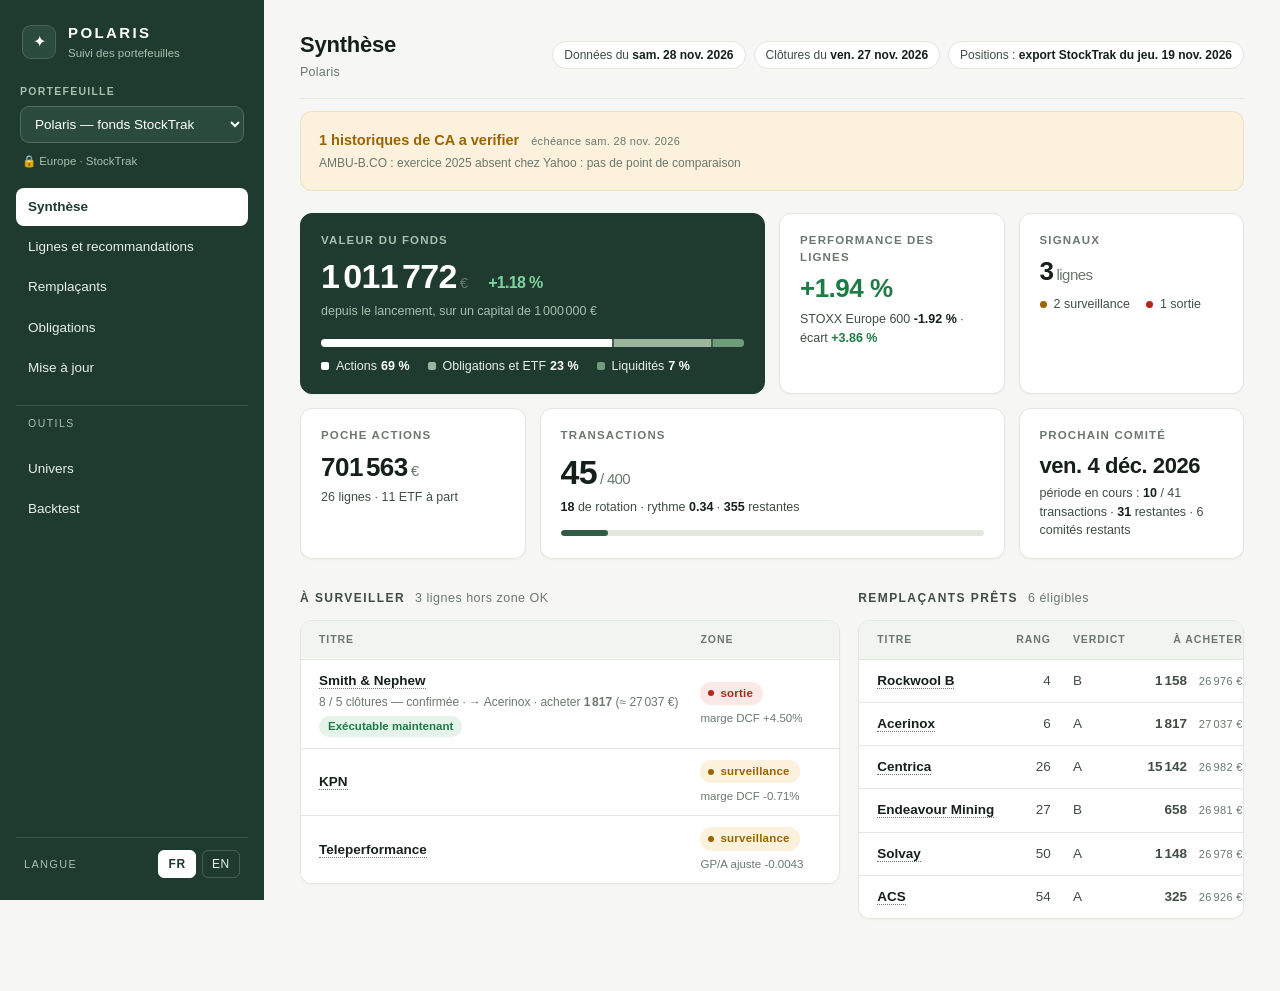
<file: docs/index.html>
<!doctype html>
<html lang="fr">
<head>
<meta charset="utf-8">
<meta name="viewport" content="width=device-width, initial-scale=1">
<meta name="color-scheme" content="light">
<title>Polaris — Suivi du fonds</title>
<style>
/* Palette Polaris (19/11/2026) : contenu blanc, cadre vert fonce, texte quasi
   noir, accents vert sauge. Le rouge et le vert ne servent qu'aux valeurs
   positives et negatives, dans les tableaux et les graphiques. */
:root{
  --bg:#f6f7f4; --surf:#ffffff; --surf2:#f1f4ef; --line:#e2e7df; --line2:#cdd5c9;
  --ink:#15201a; --ink2:#3f4d44; --ink3:#6b776f;
  --accent:#2f5d45; --accentbg:#e4eee3;
  --menthe:#5d7f62; --sauge:#9db59f; --vert:#1f3a2e;
  --nav:#1f3a2e; --nav2:#2b4b3c; --navink:#e8f0e9; --navink2:#a9c0ae;
  --ok:#1e7b45; --warn:#9a6400; --bad:#b3261e;
  --okbg:#e6f3ea; --warnbg:#fbf1dc; --badbg:#fbe9e7;
  --r:12px;
}
*{box-sizing:border-box}
html{background:var(--bg)}
body{margin:0;color:var(--ink);background:var(--bg);
  font:14.5px/1.5 Inter,-apple-system,BlinkMacSystemFont,"Segoe UI",Roboto,Helvetica,Arial,sans-serif;
  -webkit-font-smoothing:antialiased;min-height:100vh}
::selection{background:var(--accentbg)}
.wrap{max-width:1360px;margin:0 auto;padding:30px 24px 72px}
code{font:12px ui-monospace,SFMono-Regular,Menlo,monospace;background:var(--surf2);
  border:1px solid var(--line);border-radius:5px;padding:1px 5px;color:var(--ink2)}

/* ---------------------------------------------------------------- en-tete */
header{display:flex;flex-wrap:wrap;gap:14px;align-items:center;justify-content:space-between;
  padding-bottom:22px;margin-bottom:26px;border-bottom:1px solid var(--line)}
.marque{display:flex;align-items:center;gap:14px}
.logo{width:34px;height:34px;border-radius:10px;display:grid;place-items:center;
  background:var(--nav2);border:1px solid rgba(232,240,233,.25);color:var(--navink);font-size:17px}
h1{font-size:19px;margin:0;font-weight:650;letter-spacing:.14em}
.sous{color:var(--ink3);font-size:12.5px;letter-spacing:.02em;margin-top:1px}
.maj{display:flex;flex-wrap:wrap;gap:8px}
.pill{font-size:12px;color:var(--ink2);background:var(--surf);border:1px solid var(--line);
  border-radius:999px;padding:4px 11px;white-space:nowrap}
.pill b{color:var(--ink);font-weight:600}

/* ------------------------------------------------------------- sections */
h2{display:flex;align-items:baseline;gap:10px;font-size:12px;font-weight:600;text-transform:uppercase;
  letter-spacing:.12em;color:var(--ink2);margin:40px 0 12px}
h2 .n{color:var(--ink3);font-weight:500;letter-spacing:.04em;text-transform:none;font-size:12.5px}
.note{color:var(--ink3);font-size:12.5px;margin:10px 2px 0;line-height:1.55}

/* ---------------------------------------------------------------- tuiles */
.tiles{display:grid;grid-template-columns:repeat(4,minmax(0,1fr));gap:14px}
.tile{background:var(--surf);border:1px solid var(--line);border-radius:var(--r);padding:18px 20px;
  display:flex;flex-direction:column;min-width:0}
.tile.large{grid-column:span 2}
.tile .k{font-size:11.5px;color:var(--ink3);text-transform:uppercase;letter-spacing:.1em;font-weight:600}
.tile .v{font-size:26px;font-weight:600;margin-top:8px;letter-spacing:-.02em;color:var(--ink);
  font-variant-numeric:tabular-nums;line-height:1.15}
.tile.large .v{font-size:34px}
.tile .v small{font-size:15px;color:var(--ink3);font-weight:500;margin-left:3px}
.tile .s{font-size:12.5px;color:var(--ink2);margin-top:6px}
.tile .s b{color:var(--ink);font-weight:600}
.alloc{display:flex;height:8px;border-radius:999px;overflow:hidden;background:var(--line);margin-top:18px;gap:2px}
.alloc i{display:block;height:100%}
.alloc .a1{background:var(--accent)} .alloc .a2{background:var(--menthe)} .alloc .a3{background:var(--vert)}
.legende{display:flex;flex-wrap:wrap;gap:6px 18px;margin-top:10px;font-size:12.5px;color:var(--ink2)}
.legende span::before{content:"";display:inline-block;width:8px;height:8px;border-radius:2px;margin-right:7px;
  vertical-align:0;background:var(--c)}
.legende b{color:var(--ink);font-weight:600;margin-left:4px;font-variant-numeric:tabular-nums}
.duo{display:flex;gap:22px;margin-top:8px}
.duo .v{margin-top:0}
.bar{height:6px;border-radius:999px;background:var(--line);overflow:hidden;margin-top:auto}
.tile .bar{margin-top:14px}
.bar>i{display:block;height:100%;background:var(--accent);border-radius:999px}
.bar.orange>i{background:var(--warn)} .bar.rouge>i{background:var(--bad)}
.points{display:flex;gap:16px;margin-top:8px;font-size:12.5px;color:var(--ink2)}
.points span{display:flex;align-items:center;gap:7px}
.points i{width:7px;height:7px;border-radius:50%;display:inline-block}

/* ---------------------------------------------------------------- tables */
.card{background:var(--surf);border:1px solid var(--line);border-radius:var(--r);overflow:auto}
table{width:100%;border-collapse:collapse;font-size:13.5px}
th,td{padding:11px 14px;text-align:right;white-space:nowrap;
  border-bottom:1px solid var(--line);font-variant-numeric:tabular-nums}
th{font-size:10.5px;text-transform:uppercase;letter-spacing:.09em;color:var(--ink3);
  font-weight:600;position:sticky;top:0;background:var(--surf);z-index:1}
td{color:var(--ink2)}
th:first-child,td:first-child,th.l,td.l{text-align:left}
tbody tr:last-child td{border-bottom:none}
tbody tr{transition:background .12s}
tbody tr:hover{background:var(--surf2)}
tr.bloque td{opacity:.4}
tr.bloque .soc{text-decoration:line-through}
.pos{color:var(--ok)!important} .neg{color:var(--bad)!important}
.soc{font-weight:600;color:var(--ink)}
.tick{color:var(--ink3);font-size:11px;margin-left:8px;letter-spacing:.03em}
.rempl{font-size:12px;color:var(--ink3);margin-top:2px}
.rempl.vers{color:var(--accent)}
td.zc{white-space:normal;min-width:160px;max-width:220px;text-align:left}
th.zc{text-align:left}
.card th,.card td{padding:11px 11px}
.card th:first-child,.card td:first-child{padding-left:18px}
.card th:last-child,.card td:last-child{padding-right:18px}
td.zc .rempl{margin-top:5px;line-height:1.4;font-size:11.5px}
.badge{display:inline-flex;align-items:center;gap:6px;padding:3px 10px 3px 8px;border-radius:999px;
  font-size:11.5px;font-weight:600;letter-spacing:.02em}
.badge::before{content:"";width:6px;height:6px;border-radius:50%;background:currentColor}
.b-ok{background:var(--okbg);color:var(--ok)}
.b-surv{background:var(--warnbg);color:var(--warn)}
.b-sortie{background:var(--badbg);color:var(--bad)}
.b-na{background:var(--surf2);color:var(--ink3)}
.jrn{font:12px/1.7 ui-monospace,SFMono-Regular,Menlo,monospace;color:var(--ink3);
  white-space:pre-wrap;padding:16px 18px;max-height:340px;overflow:auto}
.err{padding:20px;color:var(--bad)}

/* --------------------------------------------------------------- boutons */
button{font:inherit;cursor:pointer}
button.bl{font-size:12px;padding:4px 11px;border-radius:8px;
  border:1px solid var(--line2);background:transparent;color:var(--ink3)}
button.bl:hover{border-color:var(--bad);color:var(--bad)}
button.bl.on{background:var(--badbg);border-color:transparent;color:var(--bad);font-weight:600}
.btn{font-size:13px;padding:7px 15px;border-radius:9px;border:1px solid var(--line2);
  background:var(--surf2);color:var(--ink)}
.btn:hover{border-color:var(--ink3)}
.btn.prim,.cp{background:var(--accent);border-color:var(--accent);color:#ffffff;font-weight:600}
.btn.prim:hover,.cp:hover{filter:brightness(1.08)}
.cp{font-size:13px;padding:7px 15px;border-radius:9px;margin-top:12px;border:1px solid var(--accent)}
input[type=text],input[type=password]{font:inherit;font-size:13.5px;padding:8px 11px;
  border:1px solid var(--line2);border-radius:9px;background:var(--bg);color:var(--ink);outline:none;
  font-variant-numeric:tabular-nums}
input:focus,textarea:focus{border-color:var(--accent);box-shadow:0 0 0 3px var(--accentbg)}
textarea{width:100%;min-height:86px;font:12px/1.6 ui-monospace,SFMono-Regular,Menlo,monospace;
  background:var(--bg);color:var(--ink2);border:1px solid var(--line2);border-radius:9px;padding:11px;
  resize:vertical;outline:none}
.panneau{background:var(--surf);border:1px solid var(--line);border-radius:var(--r);padding:18px 20px}

/* ------------------------------------------------------- zone de depot */
.depot{display:grid;grid-template-columns:minmax(0,1.35fr) minmax(260px,1fr);gap:22px;
  background:var(--surf);border:1px solid var(--line);border-radius:var(--r);padding:20px 22px;margin-bottom:26px}
.depot .t{font-weight:600;font-size:15px;color:var(--ink)}
.depot .d{color:var(--ink3);font-size:12.5px;margin-top:4px;max-width:560px}
.depot .champs{display:flex;flex-wrap:wrap;gap:14px;margin-top:16px}
.depot label{display:flex;flex-direction:column;gap:6px;font-size:11px;color:var(--ink3);
  text-transform:uppercase;letter-spacing:.09em;font-weight:600}
.cible{border:1.5px dashed var(--line2);border-radius:12px;display:flex;flex-direction:column;
  align-items:center;justify-content:center;text-align:center;gap:6px;padding:18px;cursor:pointer;
  color:var(--ink2);transition:border-color .15s,background .15s;min-height:132px}
.cible:hover{border-color:var(--ink3)}
.depot.survol .cible{border-color:var(--accent);background:var(--accentbg);color:var(--ink)}
.cible .ico{font-size:22px;color:var(--accent);line-height:1}
.cible .lien{color:var(--accent)}
.cible small{color:var(--ink3);font-size:11.5px}
.depot .etat{grid-column:1/-1;font-size:13px;color:var(--ink2);margin-top:-6px}
.depot .etat:empty{display:none}
.depot .etat.ok{color:var(--ok)} .depot .etat.ko{color:var(--bad)}
.depot details{grid-column:1/-1;font-size:12.5px;color:var(--ink3);border-top:1px solid var(--line);
  padding-top:12px;margin-top:-4px}
.depot summary{cursor:pointer;list-style:none;display:flex;align-items:center;gap:8px}
.depot summary::-webkit-details-marker{display:none}
.depot summary::before{content:"›";font-size:15px;transition:transform .15s;color:var(--ink3)}
.depot details[open] summary::before{transform:rotate(90deg)}
.depot .ligne{display:flex;flex-wrap:wrap;gap:10px;align-items:center;margin-top:12px}
.depot .ligne input{width:280px;max-width:100%}
.depot .aide{font-size:12.5px;color:var(--ink2);margin-top:10px;line-height:1.6}
.depot .aide b{color:var(--ink)}
.depot .aide .lien{color:var(--accent);margin-left:4px}
.toast{position:fixed;right:20px;bottom:20px;max-width:380px;background:var(--surf2);color:var(--ink);
  border:1px solid var(--line2);border-radius:12px;padding:12px 16px;font-size:13px;z-index:10;
  box-shadow:0 8px 30px rgba(21,32,26,.18);transition:opacity .3s;opacity:0;pointer-events:none}
.toast.ok{border-color:var(--ok)} .toast.ko{border-color:var(--bad);color:var(--bad)}
.apercu{border:1px solid #ecd9a8;background:var(--warnbg);color:var(--ink2);border-radius:12px;
  padding:12px 16px;font-size:13px;margin-bottom:16px;line-height:1.55}
.apercu strong{color:var(--warn)}

@media(max-width:1000px){.tiles{grid-template-columns:repeat(2,minmax(0,1fr))}.depot{grid-template-columns:1fr}}
@media(max-width:560px){.wrap{padding:20px 14px 56px}.tiles{grid-template-columns:1fr}.tile.large{grid-column:auto}
  .tile.large .v{font-size:28px}}
</style>
<link rel="stylesheet" href="extension.css?v=10">
<script src="i18n.js?v=4"></script>
</head>
<body>
<div class="wrap">
  <header>
    <div class="marque">
      <div class="logo">✦</div>
      <div><h1>POLARIS</h1><div class="sous">Suivi du fonds · groupe G2 · Master 222</div></div>
    </div>
    <div class="maj" id="maj"></div>
  </header>
  <div class="depot" id="depot">
    <div>
      <div class="t">Mettre à jour les positions</div>
      <div class="d">Après chaque passage d'ordres : corrige les deux chiffres lus dans StockTrak, puis dépose
        l'export. La page se met à jour tout de suite, puis le programme recalcule tout avec les cours
        Yahoo du moment, en quelques minutes.</div>
      <div class="champs">
        <label>Transactions consommées <input type="text" id="cTrans" inputmode="numeric" style="width:120px"></label>
        <label>Liquidités (€) <input type="text" id="cLiq" inputmode="decimal" style="width:170px" placeholder="152 340,50"></label>
        <button class="btn prim" id="envoyer" style="align-self:flex-end">Envoyer le compte</button>
      </div>
      <div class="aide" id="aideCompte"></div>
    </div>
    <div class="cible" id="choisir" role="button" tabindex="0">
      <div class="ico">⇪</div>
      <div>Glisse l'export ici ou <span class="lien">parcours</span></div>
      <small>OpenPosition_JJ_MM_AAAA.csv</small>
    </div>
    <input type="file" id="fichier" accept=".csv,text/csv" hidden>
    <div class="etat" id="etatDepot"></div>
    <details id="cle">
      <summary id="cleResume">Clé GitHub</summary>
      <div class="ligne">
        <input type="password" id="cleInput" placeholder="github_pat_…" autocomplete="off">
        <button class="btn prim" id="cleOk">Enregistrer</button>
        <button class="btn" id="cleOubli">Oublier la clé</button>
      </div>
      <div class="ligne">Dépôt <input type="text" id="depotInput" placeholder="compte/depot"></div>
      <p style="margin:10px 0 0;line-height:1.6">Créer la clé : github.com → Settings → Developer settings →
        Personal access tokens → <strong>Fine-grained tokens</strong> → Generate new token,
        accès au <strong>seul dépôt de la plateforme</strong>, permission
        <strong>Contents : Read and write</strong> et rien d'autre, expiration au 31 mars 2027.
        Elle reste dans ce navigateur et n'est jamais écrite dans la page.</p>
    </details>
  </div>
  <div id="app"><p class="note">Chargement…</p></div>
</div>

<script>
const E=(s,n=1)=>(s==null||isNaN(s))?"—":(s*100).toFixed(n)+" %";
const S=(s,n=1)=>(s==null||isNaN(s))?"—":(s>=0?"+":"")+(s*100).toFixed(n)+" %";
const N=(v,n=0)=>(v==null||isNaN(v))?"—":v.toLocaleString((window.LOCALE||"fr-FR"),{minimumFractionDigits:n,maximumFractionDigits:n});
const cls=v=>v==null||isNaN(v)?"":(v>=0?"pos":"neg");
const ZB={ok:["b-ok","OK"],surveillance:["b-surv","surveillance"],sortie:["b-sortie","sortie"]};
const badge=z=>{const[c,t]=ZB[z]||["b-na","en attente"];return `<span class="badge ${c}">${t}</span>`};
const jour=iso=>{if(!iso)return"";const d=new Date(iso+"T12:00:00");
  return isNaN(d)?iso:d.toLocaleDateString((window.LOCALE||"fr-FR"),{weekday:"short",day:"numeric",month:"short",year:"numeric"})};
const VIDE='<tr><td colspan="10" class="l">Aucun candidat &eacute;ligible '
  +'aujourd&rsquo;hui. On attend qu&rsquo;un titre s&rsquo;am&eacute;liore ou entre '
  +'dans la zone de s&eacute;lection.</td></tr>';
const esc=s=>String(s??"").replace(/[&<>"]/g,c=>({"&":"&amp;","<":"&lt;",">":"&gt;",'"':"&quot;"}[c]));

/* Blocages manuels.
   StockTrak n'a pas d'API : c'est au gerant de constater qu'un titre n'est pas
   achetable (volume insuffisant, symbole absent, cours aberrant). Un clic sur
   "bloquer" ecrit directement dans data/blocages.csv (cle GitHub), ce qui
   relance le programme : le remplacant suivant prend la place. En attendant
   son passage, la page garde le changement en memoire pour l'afficher. */
const KEY="polaris_blocages_v2";
const lire=()=>{try{return JSON.parse(localStorage.getItem(KEY)||"{}")}catch(e){return{}}};
const ecrire=o=>{try{localStorage.setItem(KEY,JSON.stringify(o))}catch(e){}};
let DATA=null;

const csvChamp=v=>/[",\n]/.test(v)?'"'+String(v).replace(/"/g,'""')+'"':String(v);
function toast(msg,c=""){
  let t=document.getElementById("toast");
  if(!t){t=document.createElement("div");t.id="toast";document.body.appendChild(t)}
  t.className="toast "+c; t.textContent=msg; t.style.opacity=1;
  clearTimeout(toast.h); toast.h=setTimeout(()=>t.style.opacity=0,c==="ko"?9000:5000);
}
/* Ecrit data/blocages.csv : ajoute ou retire la ligne du titre, un commit. */
async function ecrireBlocage(t,bloquer,motif){
  for(let essai=0;;essai++){
    try{
      const br=(await gh("")).default_branch;
      let texte="Ticker,date,motif\n",sha;
      try{ const f=await gh(`/contents/data/blocages.csv?ref=${br}`); texte=b64utf8(f.content); sha=f.sha; }
      catch(e){ if(e.status!==404) throw e; }
      const lignes=texte.replace(/\r/g,"").split("\n").filter(l=>l.trim()!=="");
      const tete=lignes.shift()||"Ticker,date,motif";
      const reste=lignes.filter(l=>l.split(",")[0].trim()!==t);
      if(bloquer) reste.push([t,new Date().toISOString().slice(0,10),motif].map(csvChamp).join(","));
      const corps={message:(bloquer?"blocage ":"deblocage ")+t+(bloquer?" : "+motif:""),
        content:utf8b64([tete,...reste].join("\n")+"\n"),branch:br};
      if(sha) corps.sha=sha;
      await gh("/contents/data/blocages.csv",{method:"PUT",body:JSON.stringify(corps)});
      return;
    }catch(e){ if(!(e.status===409||e.status===422)||essai>=2) throw e; }
  }
}
async function basculer(t,societe){
  if(!SERVEUR) return;
  if(!cle()||!depot()){
    document.getElementById("cle").open=true;
    toast("Pour bloquer un titre, colle d'abord ta clé GitHub (en haut de la page).","ko");
    window.scrollTo({top:0,behavior:"smooth"}); return;
  }
  const bloquer=!estBloqueGlobal(t);
  let motif="";
  if(bloquer){
    motif=prompt(`Pourquoi ${societe} n'est-il pas négociable sur StockTrak ?`,"non negociable sur StockTrak");
    if(motif===null) return;
    motif=motif.trim()||"non negociable sur StockTrak";
  }
  toast((bloquer?"Blocage":"Déblocage")+" de "+societe+"…");
  try{
    await ecrireBlocage(t,bloquer,motif);
    const b=lire(); b[t]={etat:bloquer?"bloque":"debloque",societe,motif,date:new Date().toISOString().slice(0,10)};
    ecrire(b); render(DATA); guetterBlocages();
    toast(`${societe} ${bloquer?"bloqué":"débloqué"}. Le programme recalcule les remplaçants (quelques minutes).`,"ok");
  }catch(e){ toast("Impossible d'enregistrer : "+e.message,"ko"); }
}
window.basculer=basculer;
// Etat d'un titre : le changement en attente l'emporte sur les donnees publiees.
function estBloqueGlobal(t,d=DATA){
  const o=lire()[t]; if(o) return o.etat==="bloque";
  return (d?.blocages||[]).some(x=>x.Ticker===t);
}
// La page guette le passage du programme, puis affiche ses remplacants.
let guetBl=null;
function guetterBlocages(){
  clearInterval(guetBl); const debut=Date.now();
  guetBl=setInterval(async()=>{
    if(!Object.keys(lire()).length||Date.now()-debut>20*60e3){clearInterval(guetBl);return}
    try{
      const d=await (await fetch("data.json?"+Date.now(),{cache:"no-store"})).json();
      purgerBlocages(d);
      if(!Object.keys(lire()).length){
        clearInterval(guetBl);
        if(!memoire()){ SERVEUR=d; DATA=d; render(d); }
        toast("Remplaçants recalculés par le programme.","ok");
      }
    }catch(e){}
  },30e3);
}
// Un changement que le programme a publie n'a plus besoin d'etre garde.
function purgerBlocages(d){
  const b=lire(), serveur=new Set((d.blocages||[]).map(x=>x.Ticker));
  for(const t of Object.keys(b)) if((b[t].etat==="bloque")===serveur.has(t)) delete b[t];
  ecrire(b);
}

/* ------------------------------------------------ export StockTrak ------
   Le fichier depose est lu ici, avec les memes regles que polaris/positions.py :
   nombres a la francaise, symboles normalises des deux cotes, toute ligne hors
   univers traitee comme un ETF (ni classement ni DCF). Les cours sont ceux de
   l'export ; rang, DCF et zones restent ceux du dernier passage du programme. */
let SERVEUR=null;          // data.json tel que publie, jamais modifie
let DEPOSE=null;           // dernier fichier depose : {nom, octets}

const nombreFr=v=>{
  if(v==null) return NaN;
  let s=String(v).trim().replace(/[    %€﻿]/g,"")
    .replace(/[−–]/g,"-");
  if(/^\(.*\)$/.test(s)) s="-"+s.slice(1,-1);
  if(!s||s==="-"||s==="--") return NaN;
  if(s.includes(",")) s=s.replace(/\./g,"").replace(",",".");
  const n=Number(s); return isFinite(n)?n:NaN;
};
const normSym=s=>String(s??"").trim().toUpperCase()
  .replace(/:[A-Z]{1,3}$/,"").replace(/[\s. ]/g,"");

function decoder(octets){
  try{return new TextDecoder("utf-8",{fatal:true}).decode(octets).replace(/^﻿/,"")}
  catch(e){return new TextDecoder("windows-1252").decode(octets)}
}
function lireCsv(texte){
  const l1=(texte.split(/\r?\n/)[0]||"");
  const sep=[";","\t",","].reduce((a,c)=>l1.split(c).length>l1.split(a).length?c:a,";");
  const lignes=[]; let ligne=[],champ="",q=false;
  for(let i=0;i<texte.length;i++){
    const c=texte[i];
    if(q){ if(c==='"'){ if(texte[i+1]==='"'){champ+='"';i++} else q=false } else champ+=c; }
    else if(c==='"') q=true;
    else if(c===sep){ligne.push(champ);champ=""}
    else if(c==="\n"||c==="\r"){ if(c==="\r"&&texte[i+1]==="\n") i++;
      ligne.push(champ);champ=""; if(ligne.some(x=>x.trim()!=="")) lignes.push(ligne); ligne=[]; }
    else champ+=c;
  }
  ligne.push(champ); if(ligne.some(x=>x.trim()!=="")) lignes.push(ligne);
  const tete=(lignes.shift()||[]).map(x=>x.trim());
  return lignes.map(l=>Object.fromEntries(tete.map((h,i)=>[h,(l[i]??"").trim()])));
}

const OBLIG=/^[A-Z]{2}-[A-Z0-9.]+-\d+(?:\.\d+)?-\d{8}$/;
const FUTURE=/^[A-Z0-9]{1,6}\/[FGHJKMNQUVXZ]\d{1,2}$/;
const capital=()=>SERVEUR?.fonds?.capital_eur||1e6;

/* Applique un export (texte, facultatif) et/ou les chiffres du compte aux
   donnees publiees. Sans export, seules liquidites et transactions changent. */
function apercu(nom,texte,compte){
  const D=JSON.parse(JSON.stringify(SERVEUR));
  const taux=D.taux||{EUR:1}, bench=D.benchmark.perf_depuis_lancement||0;
  let actions=D.portefeuille.lignes, etf=D.portefeuille.etf||[], alertes=[], sorties=[], estim=null;
  if(texte!=null){
    const rows=lireCsv(texte);
    const req=["Symbol","Quantity","Currency","LastPrice","PricePaid"];
    const manque=req.filter(c=>!rows.length||!(c in rows[0]));
    if(manque.length) throw new Error("colonnes absentes : "+manque.join(", "));
    const table={}; (D.univers||[]).forEach(u=>table[normSym(u["Symbole StockTrak"])]=u);
    const avant={}; D.portefeuille.lignes.forEach(l=>avant[l.ticker]=l);
    // Quantites detenues avant ce depot, par symbole StockTrak normalise.
    const qAvant={}; D.portefeuille.lignes.concat(D.portefeuille.etf||[])
      .forEach(l=>qAvant[normSym(l.stocktrak||l.ticker)]=l.quantite);
    actions=[]; etf=[];
    let cout=0, coutOk=true, changements=0; const vus=new Set();
    for(const r of rows){
      const q=nombreFr(r.Quantity); if(!isFinite(q)||q===0||!r.Symbol) continue;
      let dev=(r.Currency||"EUR").toUpperCase(),cours=nombreFr(r.LastPrice),paye=nombreFr(r.PricePaid);
      if(dev==="GBX"){dev="GBP";cours/=100;paye/=100}
      if(!(dev in taux)) alertes.push(`pas de taux de change pour ${dev} (${r.Symbol})`);
      // Cout en euros tel que StockTrak le compte : valeur de marche - P/L.
      // Un future n'a pas de cout (seul le depot de garantie sort) et vaut son
      // P/L, pas son nominal : meme regle que polaris/positions.py.
      const mv=nombreFr(r.MarketValue), pl=nombreFr(r.ProfitLoss);
      const fut=FUTURE.test(String(r.Symbol).trim().toUpperCase())||/FUTURE/i.test(r.Description||"");
      if(!fut){ if(isFinite(mv)&&isFinite(pl)) cout+=mv-pl; else coutOk=false; }
      const k=normSym(r.Symbol); vus.add(k);
      if(qAvant[k]==null||Math.abs(qAvant[k]-q)>1e-9) changements++;
      const valeur=fut?(isFinite(pl)?pl:0):q*cours/(taux[dev]??NaN), perf=cours/paye-1;
      const commun={stocktrak:r.Symbol,quantite:q,devise:dev,prix_paye:paye,cours,cours_source:"stocktrak",
        valeur_eur:valeur,perf,perf_relative:perf-bench};
      const u=table[k];
      if(u){
        const base=avant[u.Ticker]||{ticker:u.Ticker,societe:u.Societe,secteur:u.Secteur,
          pays:u.Pays,rang:u.rang,g1:u.g1,seuil:u.seuil,marge:u.marge,verdict:u.verdict,
          zone:null,motifs:["nouvelle ligne : zones calculées au prochain passage du programme"]};
        actions.push({...base,...commun,type:"action"});
      } else etf.push({ticker:r.Symbol,description:r.Description||"",
        type:fut?"future":OBLIG.test(String(r.Symbol).trim().toUpperCase())?"obligation":"etf",
        notionnel_eur:fut?mv:null,...commun});
    }
    if(!actions.length&&!etf.length) throw new Error("aucune position lisible");
    changements+=Object.keys(qAvant).filter(k=>!vus.has(k)).length;
    sorties=Object.keys(avant).filter(t=>!actions.some(l=>l.ticker===t));
    estim={liquidites:coutOk?capital()-cout:NaN, transactions_min:(SERVEUR.budget?.faites||0)+changements,
      changements};
    D.source_positions={type:"apercu",fichier:nom};
  }
  const somme=a=>a.reduce((s,l)=>s+(isFinite(l.valeur_eur)?l.valeur_eur:0),0);
  const liq=compte&&isFinite(compte.liquidites)?compte.liquidites:D.fonds?.liquidites_eur;
  const tA=somme(actions),tE=somme(etf);
  const tF=tA+tE+(liq!=null&&isFinite(liq)?liq:0);
  actions.forEach(l=>{l.poids=l.valeur_eur/tF;l.poids_poche=l.valeur_eur/tA});
  etf.forEach(l=>l.poids=l.valeur_eur/tF);
  const perfs=actions.map(l=>l.perf).filter(isFinite);
  D.portefeuille={...D.portefeuille,lignes:actions,etf,valeur_eur:tA,nb_lignes:actions.length,
    perf_moyenne:perfs.reduce((a,b)=>a+b,0)/(perfs.length||1)};
  D.fonds={...(D.fonds||{}),valeur_eur:tF,actions_eur:tA,etf_eur:tE,liquidites_eur:liq??null,
    perf:tF/capital()-1};
  if(compte&&isFinite(compte.transactions)&&D.budget){
    const b=D.budget, f=compte.transactions, rot=Math.max(f-b.initiales,0);
    Object.assign(b,{faites:f,rotation:rot,restantes:400-f,echanges_possibles:Math.floor((400-f)/2),
      rythme:b.attendu_a_ce_jour>0?Math.round(rot/b.attendu_a_ce_jour*100)/100:0});
    b.etat=b.rythme<1?"vert":b.rythme<=1.2?"orange":"rouge";
  }
  D.apercu={fichier:texte!=null?nom:null,alertes,sorties,estim};
  return D;
}

/* ------------------------------------------------- envoi sur GitHub ------
   La cle est collee une fois et gardee dans le localStorage de ce navigateur.
   Elle n'apparait jamais dans le code de la page, qui est publique. */
const KTOK="polaris_cle_github", KDEP="polaris_depot";
const cle=()=>{try{return localStorage.getItem(KTOK)||""}catch(e){return""}};
function depot(){
  try{const d=localStorage.getItem(KDEP); if(d) return d}catch(e){}
  const h=location.hostname;
  if(h.endsWith(".github.io")){
    const proprio=h.split(".")[0], rep=location.pathname.split("/").filter(Boolean)[0];
    return proprio+"/"+(rep||h);
  }
  return "";
}
function nomCanonique(nom){
  const m=/OpenPosition_(\d{1,2})_(\d{1,2})_(\d{4})/i.exec(nom||"");
  const p=n=>String(n).padStart(2,"0");
  if(m) return `OpenPosition_${p(m[1])}_${p(m[2])}_${m[3]}.csv`;
  const j=new Date(); return `OpenPosition_${p(j.getDate())}_${p(j.getMonth()+1)}_${j.getFullYear()}.csv`;
}
function base64(octets){
  let s=""; for(let i=0;i<octets.length;i+=0x8000)
    s+=String.fromCharCode.apply(null,octets.subarray(i,i+0x8000));
  return btoa(s);
}
const utf8b64=s=>base64(new TextEncoder().encode(s));
const b64utf8=s=>new TextDecoder().decode(Uint8Array.from(atob(s.replace(/\s/g,"")),c=>c.charCodeAt(0)));
async function gh(chemin,opts={}){
  const r=await fetch(`https://api.github.com/repos/${depot()}${chemin}`,{...opts,cache:"no-store",
    headers:{Authorization:"Bearer "+cle(),Accept:"application/vnd.github+json",
      "X-GitHub-Api-Version":"2022-11-28"}});
  if(!r.ok){const e=new Error(raison(r.status));e.status=r.status;throw e}
  return r.json();
}
/* Un seul commit : la ligne de compte, et l'export s'il y en a un. Un seul
   passage du programme, et jamais un export sans les chiffres qui vont avec. */
async function commiter(c){
  const br=(await gh("")).default_branch;
  const parent=(await gh(`/git/ref/heads/${br}`)).object.sha;
  const arbre=(await gh(`/git/commits/${parent}`)).tree.sha;
  let compte;
  try{ compte=b64utf8((await gh(`/contents/data/compte.csv?ref=${parent}`)).content); }
  catch(e){ if(e.status!==404) throw e; compte="date,transactions_consommees,liquidites_eur,commentaire\n"; }
  if(!compte.endsWith("\n")) compte+="\n";
  const j=new Date().toISOString().slice(0,10);
  compte+=`${j},${c.transactions},${isFinite(c.liquidites)?c.liquidites:""},`
    +(DEPOSE?`depot ${DEPOSE.nom}`:"mise a jour du compte")+"\n";
  const blob=async b64=>(await gh("/git/blobs",{method:"POST",
    body:JSON.stringify({content:b64,encoding:"base64"})})).sha;
  const fichiers=[{path:"data/compte.csv",mode:"100644",type:"blob",sha:await blob(utf8b64(compte))}];
  if(DEPOSE) fichiers.push({path:"data/"+DEPOSE.nom,mode:"100644",type:"blob",
    sha:await blob(base64(DEPOSE.octets))});
  const tree=(await gh("/git/trees",{method:"POST",body:JSON.stringify({base_tree:arbre,tree:fichiers})})).sha;
  const commit=(await gh("/git/commits",{method:"POST",body:JSON.stringify({
    message:(DEPOSE?`positions StockTrak ${DEPOSE.nom}`:"compte")
      +` · ${c.transactions} transactions · liquidites ${isFinite(c.liquidites)?c.liquidites:"?"}`,
    tree,parents:[parent]})})).sha;
  await gh(`/git/refs/heads/${br}`,{method:"PATCH",body:JSON.stringify({sha:commit})});
}
async function envoyer(){
  if(!SERVEUR) return;
  let c;
  try{ c=lireCompte(); }catch(e){ etat(e.message+".","ko"); return; }
  if(!cle()||!depot()){ etat(`Pour envoyer, colle d'abord ta clé GitHub ci-dessous`
    +(depot()?"":" et indique le dépôt")+".","ko"); document.getElementById("cle").open=true; return; }
  const quoi=DEPOSE?DEPOSE.nom+" et les chiffres du compte":"les chiffres du compte";
  etat("Envoi de "+quoi+" sur GitHub…");
  try{
    // 422 : le programme a publie entre-temps, on repart de son commit.
    for(let essai=0;;essai++){
      try{ await commiter(c); break; }
      catch(e){ if(e.status!==422||essai>=2) throw e; }
    }
    memoriser({nom:DEPOSE?DEPOSE.nom:SERVEUR.source_positions?.fichier,texte:DEPOSE?DEPOSE.texte:null,
      compte:c,envoye_le:new Date().toISOString()});
    DEPOSE=null; majBouton();
    etat(`Envoyé : ${quoi}. Le programme recalcule tout avec les cours Yahoo du moment ;`
      +" la page passera seule sur les données officielles d'ici quelques minutes.","ok");
    surveiller();
  }catch(e){ etat("Envoi impossible : "+e.message,"ko"); }
}

/* L'apercu survit au rechargement tant que le programme n'a pas publie des
   donnees qui portent ce depot ; la page les guette et bascule seule. */
const KAP="polaris_apercu_v2";
const memoriser=o=>{try{o?localStorage.setItem(KAP,JSON.stringify(o)):localStorage.removeItem(KAP)}catch(e){}};
const memoire=()=>{try{return JSON.parse(localStorage.getItem(KAP)||"null")}catch(e){return null}};
// Officiel = data.json porte ce fichier, ces transactions et ces liquidites :
// le programme a bien lu ce depot. Ne depend pas de l'horloge du poste.
const memeLiq=(a,b)=>(a==null||!isFinite(a))?(b==null||!isFinite(b)):(b!=null&&Math.abs(a-b)<0.01);
const officiel=(d,m)=>d.source_positions?.fichier===m.nom
  &&d.budget?.faites===m.compte.transactions&&memeLiq(d.fonds?.liquidites_eur,m.compte.liquidites);
let guet=null;
function surveiller(){
  clearInterval(guet);
  const debut=Date.now();
  guet=setInterval(async()=>{
    const m=memoire(); if(!m){clearInterval(guet);return}
    try{
      const d=await (await fetch("data.json?"+Date.now(),{cache:"no-store"})).json();
      if(officiel(d,m)){
        clearInterval(guet); memoriser(null); SERVEUR=d; DATA=d; DEPOSE=null; render(d); prerempli(d); majBouton();
        etat("Données officielles à jour.","ok");
        return;
      }
    }catch(e){}
    if(Date.now()-debut>20*60e3){
      clearInterval(guet);
      etat("Toujours pas de données officielles après 20 minutes : regarde l'onglet Actions du dépôt"
        +" (le passage a peut-être échoué). L'aperçu reste affiché.","ko");
    }
  },30e3);
}
const raison=s=>s===401?"clé refusée ou expirée (401)"
  :s===403?"la clé n'a pas la permission Contents : Read and write sur ce dépôt (403)"
  :s===404?"dépôt introuvable, ou clé sans accès à ce dépôt (404)"
  :s===409||s===422?`conflit d'écriture (${s}), réessaie`:"erreur GitHub "+s;
function etat(msg,c=""){
  const el=document.getElementById("etatDepot");
  el.className="etat "+c; el.textContent=msg;
}
function lireCompte(){
  const t=nombreFr(document.getElementById("cTrans").value);
  const l=nombreFr(document.getElementById("cLiq").value);
  const avant=SERVEUR?.budget?.faites;
  if(!Number.isInteger(t)||t<0) throw new Error("Indique le nombre de transactions consommées (lu dans StockTrak)");
  if(avant!=null&&t<avant) throw new Error(`${t} transactions, c'est moins que les ${avant} déjà enregistrées`);
  return {transactions:t,liquidites:l};
}
function prerempli(d){
  const m=memoire(), c=m?.compte;
  document.getElementById("cTrans").value=c?.transactions??d?.budget?.faites??"";
  const l=c?c.liquidites:d?.fonds?.liquidites_eur;
  document.getElementById("cLiq").value=l!=null&&isFinite(l)?N(l,2):"";
}
/* Controle des deux chiffres contre l'export : on ne bloque pas, on montre. */
function aide(D){
  const el=document.getElementById("aideCompte"), e=D?.apercu?.estim;
  if(!e){el.innerHTML="";return}
  const t=nombreFr(document.getElementById("cTrans").value), l=nombreFr(document.getElementById("cLiq").value);
  const bouts=[];
  if(e.changements) bouts.push(`${e.changements} ligne${e.changements>1?"s":""} ont changé depuis le dernier export :
    au moins <b>${e.transactions_min}</b> transactions`+(t<e.transactions_min?' <span class="neg">— à corriger</span>':""));
  if(isFinite(e.liquidites)){
    const ecart=isFinite(l)?Math.abs(l-e.liquidites)/Math.max(e.liquidites,1):1;
    bouts.push(`liquidités d'après l'export (capital − coût des positions, si aucune vente) : <b>${N(e.liquidites,2)} €</b>`
      +(ecart>0.01?` <span class="neg">— ta saisie s'en écarte</span> <a href="#" id="prendreLiq" class="lien">utiliser</a>`:""));
  }
  el.innerHTML=bouts.map(b=>`<div>${b}</div>`).join("");
  const a=document.getElementById("prendreLiq");
  if(a) a.onclick=ev=>{ev.preventDefault();document.getElementById("cLiq").value=N(e.liquidites,2);recalculer()};
}
function majBouton(){
  document.getElementById("envoyer").textContent=DEPOSE?"Envoyer l'export et le compte":"Envoyer le compte";
}
/* Toute saisie recalcule la page tout de suite ; rien ne part sans le bouton. */
function recalculer(){
  if(!SERVEUR) return;
  let c=null; try{ c=lireCompte(); }catch(e){}
  try{ DATA=apercu(DEPOSE?.nom,DEPOSE?.texte??null,c||undefined); render(DATA); aide(DATA); }catch(e){}
}
async function deposer(f){
  if(!f) return;
  if(!SERVEUR){etat("Les données du programme ne sont pas encore chargées.","ko");return}
  const octets=new Uint8Array(await f.arrayBuffer()), nom=nomCanonique(f.name), texte=decoder(octets);
  let D;
  try{ D=apercu(nom,texte,null); }
  catch(e){ etat(`${f.name} n'a pas été lu : ${e.message}.`,"ko"); return; }
  DEPOSE={nom,octets,texte};
  // Transactions : jamais moins que ce que l'export prouve.
  const t=nombreFr(document.getElementById("cTrans").value), e=D.apercu.estim;
  if(!(t>=e.transactions_min)) document.getElementById("cTrans").value=e.transactions_min;
  majBouton(); recalculer();
  etat(`${nom} lu. Vérifie les deux chiffres ci-dessus, puis clique « Envoyer l'export et le compte ».`);
}
function majCle(){
  const t=cle();
  document.getElementById("cleResume").textContent=
    t?`Clé GitHub enregistrée dans ce navigateur (…${t.slice(-4)}) · dépôt ${depot()||"à indiquer"}`
     :"Clé GitHub : à coller une seule fois pour envoyer les exports";
  document.getElementById("depotInput").value=depot();
}
(function initDepot(){
  const z=document.getElementById("depot"), fi=document.getElementById("fichier");
  ["dragenter","dragover"].forEach(ev=>z.addEventListener(ev,e=>{e.preventDefault();z.classList.add("survol")}));
  ["dragleave","drop"].forEach(ev=>z.addEventListener(ev,e=>{e.preventDefault();z.classList.remove("survol")}));
  z.addEventListener("drop",e=>deposer(e.dataTransfer.files[0]));
  const ch=document.getElementById("choisir"); ch.onclick=()=>fi.click();
  ch.onkeydown=e=>{if(e.key==="Enter"||e.key===" "){e.preventDefault();fi.click()}};
  fi.onchange=()=>{deposer(fi.files[0]);fi.value=""};
  ["cTrans","cLiq"].forEach(id=>document.getElementById(id).addEventListener("input",recalculer));
  document.getElementById("envoyer").onclick=envoyer;
  document.getElementById("cleOk").onclick=()=>{
    const v=document.getElementById("cleInput").value.trim();
    const d=document.getElementById("depotInput").value.trim().replace(/^https:\/\/github\.com\//,"").replace(/\/$/,"");
    try{ if(v) localStorage.setItem(KTOK,v); if(d) localStorage.setItem(KDEP,d); }catch(e){}
    document.getElementById("cleInput").value=""; majCle();
  };
  document.getElementById("cleOubli").onclick=()=>{
    try{localStorage.removeItem(KTOK)}catch(e){} majCle();
  };
  majCle(); majBouton();
})();

fetch("data.json?"+Date.now(),{cache:"no-store"}).then(r=>r.json()).then(d=>{
  SERVEUR=d; DATA=d; purgerBlocages(d); if(Object.keys(lire()).length) guetterBlocages();
  const m=memoire();
  if(m&&!officiel(d,m)&&Date.now()-Date.parse(m.envoye_le)<36e5*24){
    // Envoye, programme pas encore passe : on remontre l'apercu.
    try{ DATA=apercu(m.nom,m.texte,m.compte); }catch(e){ memoriser(null); }
    etat("Envoi reçu ; en attente du recalcul officiel par le programme.","");
    surveiller();
  } else if(m&&!officiel(d,m)){
    memoriser(null);
    etat("Le dernier envoi n'a jamais été pris en compte : regarde l'onglet Actions du dépôt.","ko");
  } else memoriser(null);
  prerempli(d); render(DATA);
}).catch(e=>{
  document.getElementById("app").innerHTML=
    `<div class="card err">Les données ne sont pas encore disponibles.<br>`+
    `Lance le workflow « Mise a jour quotidienne » une première fois sur GitHub.<br><br>`+
    `<small>${esc(e)}</small></div>`;
});

/* Obligations IG : classement du score horizon /100, obligations detenues en tete
   de lecture (marquees), et celles detenues hors du classeur. */
function blocIG(d){
  const o=d.obligations_ig; if(!o||!(o.lignes||[]).length) return "";
  const nb=o.lignes.filter(l=>l.detenue).length;
  const n1=v=>N(v,1);
  const ligne=l=>`<tr>
      <td class="l">${l.rang}</td>
      <td class="l"><span class="soc">${esc(l.obligation)}</span>${l.detenue?' <span class="badge b-ok">détenue</span>':""}</td>
      <td><strong style="color:var(--ink)">${n1(l.score)}</strong></td>
      <td>${n1(l.credit)}</td><td>${n1(l.risque)}</td><td>${n1(l.valorisation)}</td>
      <td>${n1(l.diversification)}</td><td>${n1(l.horizon)}</td>
      <td>${E(l.ytm,2)}</td><td>${N(l.duration,2)}</td>
      <td class="${cls(l.alpha_central)}">${S(l.alpha_central,2)}</td>
      <td class="${cls(l.alpha_stress)}">${S(l.alpha_stress,2)}</td></tr>`;
  const hors=(o.hors_classeur||[]).length?`<p class="note">Détenues mais absentes du classeur, donc non notées :
    ${o.hors_classeur.map(h=>esc(h.description||h.symbole)).join(" · ")}.</p>`:"";
  const tete=`<thead><tr><th class="l">Rang</th><th class="l">Obligation</th><th>Score</th>
      <th>Crédit /25</th><th>Risque /25</th><th>Valo. /25</th><th>Divers. /15</th><th>Horizon /10</th>
      <th>YTM</th><th>Duration</th><th>Alpha central</th><th>Alpha stress</th></tr></thead>`;
  const det=o.lignes.filter(l=>l.detenue), dispo=o.lignes.filter(l=>!l.detenue);
  return `<h2>Obligations détenues <span class="n">${nb} sur ${o.lignes.length} notées · score horizon /100</span></h2>
    <div class="card"><table>${tete}<tbody>${det.map(ligne).join("")||'<tr><td colspan="12" class="l">Aucune obligation du classeur détenue.</td></tr>'}</tbody></table></div>
    ${hors}
    <h2>Disponibles, non investies <span class="n">${dispo.length} obligations · triées par score</span></h2>
    <div class="card"><table>${tete}<tbody>${dispo.map(ligne).join("")}</tbody></table></div>
    <p class="note">Données du classeur au ${esc(jour(o.date_donnees))}, horizon de liquidation le ${esc(jour(o.liquidation))}
      (${N(o.horizon_ans,2)} an). Alpha = rendement total approché à l'horizon (YTM × H − duration × choc) moins celui
      de l'indice IG (YTM ${E(o.indice.ytm,2)}, duration ${N(o.indice.duration,1)}). Stress : +50 pb Bund et +50 pb spread.</p>`;
}

/* Ordre d'un echange : vendre toute la ligne sortante, acheter 1/N de la poche. */
const ordreEch=rp=>rp&&rp.achat&&rp.achat.quantite!=null
  ?` · acheter <b>${N(rp.achat.quantite)}</b> (≈ ${N(rp.achat.montant_eur)} €)`:"";
/* Execution d'un echange (19/11/2026) : maintenant, ou au prochain comite. */
const execEch=l=>{const x=l.echange&&l.echange.execution; if(!x) return "";
  if(x.statut==="maintenant") return `<div class="exec ok" title="${esc(x.motif)}">Exécutable maintenant</div>`;
  if(x.statut==="confirmation") return `<div class="exec attente" title="${esc(x.motif)}">En attente de confirmation (${x.clotures} / ${x.requises} clôtures)</div>
    <div class="rempl">Pas de vente avant la ${x.requises}e clôture, même en comité.</div>`;
  if(x.statut==="comite") return `<div class="exec attente" title="${esc(x.motif)}">Au comité du ${esc(jour(x.comite))}</div>
    <div class="rempl">${esc(x.motif)}</div>`;
  return "";};
/* Decision d'echange sans remplacant (cible inaccessible, aucun candidat). */
const decisionEch=l=>!l.remplacant&&l.echange?`<div class="rempl neg">${esc(l.echange.decision)}</div>`:"";
function render(d){
  const bl=lire();
  const estBloque=t=>estBloqueGlobal(t,d);

  const src=d.source_positions||{};
  const fr=iso=>iso?iso.split("-").reverse().join("/"):"";
  document.getElementById("maj").innerHTML=
    `<span class="pill">Données du <b>${esc(jour(d.date))}</b></span>`+
    (d.fonds?.cours_au?`<span class="pill">Clôtures du <b>${esc(jour(d.fonds.cours_au))}</b></span>`:"")+
    `<span class="pill">Positions : <b>${esc(src.type==="export"?"export StockTrak du "+jour(src.date)
      :src.type==="apercu"?"aperçu "+src.fichier:"saisie initiale")}</b></span>`;
  const p=d.portefeuille,b=d.budget,lignes=p.lignes,etfs=p.etf||[],f=d.fonds||{};
  const part=v=>f.valeur_eur&&v!=null?E(v/f.valeur_eur,0):"—";
  const ap=d.apercu?`<div class="apercu"><strong>Aperçu calculé dans ce navigateur</strong> ${d.apercu.fichier
    ?`à partir de ${esc(d.apercu.fichier)} : quantités, cours et prix payés de l'export. Rang, DCF et zones restent
    ceux du passage du ${esc(d.date)}.`:": transactions et liquidités saisies, pas encore envoyées ou pas encore recalculées."}${d.apercu.sorties.length?" Lignes absentes de l'export : "
    +esc(d.apercu.sorties.join(", "))+".":""}${d.apercu.alertes.length?" Attention : "
    +esc(d.apercu.alertes.join(" ; "))+".":""} La page passera seule sur les données officielles
    dès que le programme aura recalculé.</div>`:"";
  const surv=lignes.filter(l=>l.zone==="surveillance").length;
  const sortie=lignes.filter(l=>l.zone==="sortie").length;
  const perfRel=p.perf_moyenne-(d.benchmark.perf_depuis_lancement||0);

  const tot=f.valeur_eur||0, pc=v=>tot&&v?Math.max(0,v/tot*100):0;
  const liqOk=f.liquidites_eur!=null&&isFinite(f.liquidites_eur);
  const sv=(f.lignes_sans_valeur_du_jour||[]);
  const alerteValeur=sv.length?`<div class="apercu"><strong>Valeur à vérifier :</strong> pas de cours ou de change
    du jour pour ${esc(sv.join(", "))} ; leur dernière valeur publiée est reprise, la ligne n'est pas retirée du total.</div>`:"";
  const tiles=ap+alerteValeur+`<div class="tiles">
    <div class="tile large"><div class="k">Valeur du fonds</div>
      <div class="v">${N(f.valeur_eur)}<small>€</small>
        <span class="${cls(f.perf)}" style="font-size:16px;margin-left:12px">${S(f.perf,2)}</span></div>
      <div class="s">depuis le lancement, sur un capital de ${N(f.capital_eur||1e6)} €</div>
      <div class="alloc"><i class="a1" style="width:${pc(f.actions_eur)}%"></i><i class="a2"
        style="width:${pc(f.etf_eur)}%"></i><i class="a3" style="width:${pc(f.liquidites_eur)}%"></i></div>
      <div class="legende">
        <span style="--c:var(--accent)">Actions<b>${part(f.actions_eur)}</b></span>
        <span style="--c:var(--menthe)">Obligations et ETF<b>${part(f.etf_eur)}</b></span>
        <span style="--c:var(--vert)">Liquidités<b>${liqOk?part(f.liquidites_eur):"non saisies"}</b></span>
      </div></div>
    <div class="tile"><div class="k">Performance des lignes</div>
      <div class="v ${cls(p.perf_moyenne)}">${S(p.perf_moyenne,2)}</div>
      <div class="s">${esc(d.benchmark.nom)} <b>${S(d.benchmark.perf_depuis_lancement,2)}</b>
        · écart <b class="${cls(perfRel)}">${S(perfRel,2)}</b></div></div>
    <div class="tile"><div class="k">Signaux</div>
      <div class="v">${surv+sortie}<small>ligne${surv+sortie>1?"s":""}</small></div>
      <div class="points"><span><i style="background:var(--warn)"></i>${surv} surveillance</span>
        <span><i style="background:var(--bad)"></i>${sortie} sortie</span></div></div>
    <div class="tile"><div class="k">Poche actions</div>
      <div class="v">${N(p.valeur_eur)}<small>€</small></div>
      <div class="s">${p.nb_lignes} lignes${etfs.length?` · ${etfs.length} ETF à part`:""}</div></div>
    <div class="tile large"><div class="k">Transactions</div>
      <div class="v">${b.faites}<small>/ 400</small></div>
      <div class="s"><b>${b.rotation}</b> de rotation · rythme <b>${b.rythme}</b> ·
        <b>${b.restantes}</b> restantes</div>
      <div class="bar ${b.etat==='vert'?'':b.etat}"><i style="width:${Math.min(100,b.faites/400*100)}%"></i></div></div>
    <div class="tile"><div class="k">Prochain comité</div>
      <div class="v" style="font-size:22px">${b.prochain_comite?esc(jour(b.prochain_comite)):"—"}</div>
      <div class="s">${d.periode?`période en cours : <b>${d.periode.utilisees}</b> / ${d.periode.enveloppe} transactions ·
        <b>${d.periode.restantes}</b> restantes`:`<b>${b.echanges_max_par_comite}</b> échanges max`} · ${b.comites_restants} comités restants</div></div>
  </div>`;

  const ordre={sortie:0,surveillance:1,ok:2};
  const rows=lignes.slice().sort((a,c)=>(ordre[a.zone]??3)-(ordre[c.zone]??3)||(c.marge??-99)-(a.marge??-99))
    .map(l=>{
      const r=l.remplacant&&!estBloque(l.remplacant.Ticker)
        ? `<div class="rempl vers">→ ${esc(l.remplacant.societe||l.remplacant.Societe)} (rang ${N(l.remplacant.rang)})${ordreEch(l.remplacant)}</div>${execEch(l)}`:decisionEch(l);
      const conf=l.zone==="sortie"
        ? `<div class="rempl">${l.clotures_consecutives} clôture${l.clotures_consecutives>1?"s":""} / ${d.parametres.clotures_confirmation}${l.sortie_confirmee?" — confirmée":""}</div>`:"";
      const mot=(l.motifs&&l.motifs.length)
        ? `<div class="rempl">${esc(l.motifs.join(" · "))}</div>`:"";
      return `<tr class="${estBloque(l.ticker)?"bloque":""}">
        <td class="l"><span class="soc lien-fiche" data-f="${esc(l.ticker)}">${esc(l.societe)}</span><span class="tick">${esc(l.stocktrak||l.ticker)}</span>${r}${conf}</td>
        <td class="l">${esc(l.secteur)}</td><td>${E(l.poids)}</td>
        <td class="${cls(l.perf)}">${S(l.perf)}</td>
        <td class="${cls(l.perf_relative)}">${S(l.perf_relative)}</td>
        <td>${S(l.perf_jour)}</td>
        <td>${S(l.perf_jour_secteur)}</td>
        <td>${N(l.rang)}</td><td>${E(l.g1,2)}</td><td>${E(l.seuil,2)}</td>
        <td class="${l.marge>0?"neg":"pos"}">${S(l.marge,2)}</td>
        <td class="zc">${badge(l.zone)}${mot}</td>
        <td><button class="bl ${estBloque(l.ticker)?"on":""}"
            onclick="basculer('${l.ticker}','${esc(l.societe).replace(/'/g,"")}')">
            ${estBloque(l.ticker)?"bloqué":"bloquer"}</button></td></tr>`;
    }).join("");

  const tete=`<tr><th class="l">Titre</th><th class="l">Secteur</th><th>Poids</th>
    <th>Perf.</th><th>vs indice</th><th>Jour</th><th>Secteur jour</th>
    <th>Rang</th><th>g₁</th><th>Seuil</th><th>Marge</th><th class="zc">Zone</th><th>StockTrak</th></tr>`;

  const cand=(d.remplacants||[]).filter(r=>!estBloque(r.Ticker));
  const rempl=cand.map((r,i)=>`<tr>
      <td class="l">${i===0?"<strong>1<sup>er</sup></strong>":i+1}</td>
      <td class="l"><span class="soc lien-fiche" data-f="${esc(r.Ticker)}">${esc(r.Societe)}</span><span class="tick">${esc(r.Ticker)}</span>${r.remplace?`<div class="rempl vers">remplace ${esc(r.remplace)} dans le plan du jour</div>`:""}</td>
      <td class="l">${esc(r.Secteur)}</td><td class="l">${esc(r.Pays)}</td>
      <td>${N(r.rang)}</td><td class="l">${esc(r.verdict||"—")}</td>
      <td>${E(r.g1,2)}</td><td>${E(r.seuil,2)}</td>
      <td class="${r.marge>0?"neg":"pos"}">${S(r.marge,2)}</td>
      <td>${r.achat?.cours!=null?`${N(r.achat.cours,2)} <span class="tick">${esc(r.achat.devise)}</span>`:"—"}</td>
      <td><strong>${N(r.achat?.quantite)}</strong></td><td>${N(r.achat?.montant_eur)} €</td>
      <td><button class="bl" onclick="basculer('${r.Ticker}','${esc(r.Societe).replace(/'/g,"")}')">bloquer</button></td></tr>`).join("");


  // Titres bloques : publies par le programme, plus les changements en attente.
  const tousBloques=(d.blocages||[]).filter(x=>!bl[x.Ticker]||bl[x.Ticker].etat==="bloque")
    .map(x=>({...x,attente:false}))
    .concat(Object.entries(bl).filter(([t,v])=>v.etat==="bloque"&&!(d.blocages||[]).some(x=>x.Ticker===t))
      .map(([t,v])=>({Ticker:t,date:v.date,motif:v.motif,attente:true})));
  const nomDe=t=>{const u=(d.univers||[]).find(x=>x.Ticker===t);return u?u.Societe:t};
  const panneau=tousBloques.length?`
    <h2>Blocages <span class="n">${tousBloques.length} titre${tousBloques.length>1?"s":""} non négociable${tousBloques.length>1?"s":""} sur StockTrak</span></h2>
    <div class="card"><table><thead><tr><th class="l">Titre</th><th class="l">Motif</th><th class="l">Depuis</th><th></th></tr></thead>
      <tbody>${tousBloques.map(x=>`<tr><td class="l"><span class="soc">${esc(nomDe(x.Ticker))}</span><span class="tick">${esc(x.Ticker)}</span></td>
        <td class="l" style="white-space:normal">${esc(x.motif||"")}</td>
        <td class="l">${esc(x.date||"")}${x.attente?' <span class="tick">en attente du programme</span>':""}</td>
        <td><button class="bl on" onclick="basculer('${esc(x.Ticker)}','${esc(nomDe(x.Ticker)).replace(/'/g,"")}')">débloquer</button></td></tr>`).join("")}
      </tbody></table></div>
    <p class="note">Un titre bloqué reste calculé et visible, mais n'est plus proposé comme remplaçant : le suivant
      dans le classement prend sa place. Le clic écrit directement dans <code>data/blocages.csv</code>.</p>`:"";

  /* Sections (19/11/2026) : la page n'affiche plus tout d'un bloc. La barre
     laterale (extension.js) choisit la section ; chaque section est un
     morceau de ce qui etait la page unique. */
  const aSuivre=lignes.filter(l=>l.zone!=="ok").sort((a,c)=>(ordre[a.zone]??3)-(ordre[c.zone]??3));
  const synthese=tiles+`
    <div class="deux-col">
      <div><h2>À surveiller <span class="n">${aSuivre.length} ligne${aSuivre.length>1?"s":""} hors zone OK</span></h2>
        <div class="card"><table><thead><tr><th class="l">Titre</th><th class="zc">Zone</th><th>vs indice</th><th>Marge DCF</th></tr></thead>
        <tbody>${aSuivre.map(l=>`<tr><td class="l"><span class="soc lien-fiche" data-f="${esc(l.ticker)}">${esc(l.societe)}</span>
          ${l.zone==="sortie"?`<div class="rempl">${l.clotures_consecutives} / ${d.parametres.clotures_confirmation} clôtures${l.sortie_confirmee?" — confirmée":""}${l.remplacant?` · → ${esc(l.remplacant.Societe||l.remplacant.societe)}${ordreEch(l.remplacant)}`:""}</div>${execEch(l)}${decisionEch(l)}`:""}</td>
          <td class="zc">${badge(l.zone)}<div class="rempl">${esc((l.motifs||[]).join(" · "))}</div></td>
          <td class="${cls(l.perf_relative)}">${S(l.perf_relative)}</td>
          <td class="${l.marge>0?"neg":"pos"}">${S(l.marge,2)}</td></tr>`).join("")
          ||'<tr><td colspan="4" class="l">Toutes les lignes sont en zone OK.</td></tr>'}</tbody></table></div></div>
      <div><h2>Remplaçants prêts <span class="n">${cand.length} éligible${cand.length>1?"s":""}</span></h2>
        <div class="card"><table><thead><tr><th class="l">Titre</th><th>Rang</th><th class="l">Verdict</th><th>À acheter</th></tr></thead>
        <tbody>${cand.slice(0,6).map(r=>`<tr><td class="l"><span class="soc lien-fiche" data-f="${esc(r.Ticker)}">${esc(r.Societe)}</span></td>
          <td>${N(r.rang)}</td><td class="l">${esc(String(r.verdict||"—").split(" - ")[0])}</td><td>${r.achat?.quantite!=null?`<b>${N(r.achat.quantite)}</b> <span class="tick">${N(r.achat.montant_eur)} €</span>`:"—"}</td></tr>`).join("")
          ||'<tr><td colspan="3" class="l">Aucun candidat éligible aujourd’hui.</td></tr>'}</tbody></table></div></div>
    </div>`;
  const sections={synthese, lignes:"", remplacants:"", obligations:blocIG(d), maj:""};
  sections.lignes=`
    <h2>Portefeuille <span class="n">${lignes.length} lignes · triées par urgence</span></h2>
    <div class="card"><table><thead>${tete}</thead><tbody>${rows}</tbody></table></div>
    <p class="note">Surveillance : rang &gt; ${d.parametres.rang_surveillance}, ou marge du DCF
      au-dessus de ${E(d.parametres.marge_surveillance)}, ou décrochage de
      ${E(d.parametres.decrochage_reexamen)} contre l'indice.
      Sortie : rang &gt; ${d.parametres.rang_sortie}, marge positive confirmée sur
      ${d.parametres.clotures_confirmation} clôtures, ou décrochage de
      ${E(d.parametres.decrochage_sortie)}. Aucune sortie sans remplaçant.
      Poids exprimés en part du fonds entier (actions, ETF, liquidités).</p>
    ${etfs.length?`<h2>Obligations et ETF <span class="n">hors classement et DCF</span></h2>
    <div class="card"><table><thead><tr><th class="l">Symbole</th><th class="l">Type</th><th class="l">Description</th>
      <th>Quantité</th><th>Devise</th><th>Prix payé</th><th>Cours</th><th>Valeur €</th>
      <th>Poids</th><th>Perf.</th><th>vs indice</th></tr></thead><tbody>${etfs.map(l=>`<tr>
      <td class="l"><span class="soc">${esc(l.stocktrak||l.ticker)}</span></td><td class="l">${l.type==="obligation"?"obligation":l.type==="future"?"future":"ETF"}</td>
      <td class="l">${esc(l.description)}${l.type==="future"&&l.notionnel_eur!=null?
        `<br><span class="note">nominal ${N(l.notionnel_eur)} € · valeur comptée = P/L latent</span>`:""}</td><td>${N(l.quantite)}</td><td>${esc(l.devise)}</td>
      <td>${N(l.prix_paye,2)}</td><td>${N(l.cours,2)}</td><td>${N(l.valeur_eur)}</td>
      <td>${E(l.poids)}</td><td class="${cls(l.perf)}">${S(l.perf)}</td>
      <td class="${cls(l.perf_relative)}">${S(l.perf_relative)}</td></tr>`).join("")}</tbody></table></div>
    <p class="note">Toute ligne de l'export absente de l'univers est traitée comme un ETF : elle compte
      dans la valeur du fonds et l'allocation, sans classement ni DCF.</p>`:""}`;
  sections.remplacants=`
    <h2>Remplaçants prêts <span class="n">${cand.length} éligibles</span></h2>
    <div class="card"><table><thead><tr><th class="l">#</th><th class="l">Titre</th>
      <th class="l">Secteur</th><th class="l">Pays</th><th>Rang</th><th class="l">Verdict</th>
      <th>g₁</th><th>Seuil</th><th>Marge</th><th>Cours</th><th>À acheter</th><th>Montant</th><th>StockTrak</th></tr></thead>
      <tbody>${rempl||VIDE}</tbody></table></div>
    <p class="note">Échange : la ligne sortante est vendue à 100 % ; le remplaçant est acheté à la « meilleure 1/N possible »,
      la valeur moyenne des autres lignes, (poche − ligne vendue) / (N − 1). La vente paie d'abord ; un surplus reste en
      liquidités ; un manque est pris sur les liquidités au-delà de la réserve de ${E((d.echanges?.reserve_eur||0)/((d.fonds||{}).valeur_eur||1),0)}
      du fonds (${N(d.echanges?.liquidites_disponibles_eur)} € disponibles aujourd'hui). Si l'on ne peut pas acheter au moins
      ${E(d.echanges?.seuil_remplacement,0)} de la cible, on ne remplace pas : la vente reste en liquidités. Un remplaçant sans
      sortie en face affiche un montant indicatif (1/N du jour, ${N(d.cible_ligne_eur)} €). Quantités entières au cours de
      clôture, à recaler sur StockTrak au moment de l'ordre. Les autres lignes ne sont pas rééquilibrées.</p>
    <p class="note">Éligible : liste de suivi (60 premiers), deux planchers franchis, verdict DCF A ou B, aucun veto
      qualitatif, négociable sur StockTrak. Clique un nom pour sa fiche d'analyse.</p>
    ${panneau}`;
  sections.maj=`
    <h2>Journal d'exécution <span class="n">dernier passage du programme</span></h2>
    <div class="card"><div class="jrn">${esc((d.journal||[]).join("\n"))}</div></div>`;
  const sec=(window.POLARIS_SECTION&&sections[window.POLARIS_SECTION]!==undefined)?window.POLARIS_SECTION:"synthese";
  document.getElementById("app").innerHTML=(sec==="synthese"?"":ap)+sections[sec];
}
</script>
<script src="extension.js?v=10"></script>
</body>
</html>
</file>
<file: docs/extension.css>
/* Extension du 14/11/2026 : onglets de portefeuilles, univers filtre, fiche
   d'analyse imprimable, backtest. Memes jetons de couleur que la page. */

/* La zone de depot (display:grid) ignorerait sinon l'attribut hidden. */
[hidden]{display:none!important}

/* ------------------------------------------- mise en page (19/11/2026) ---
   Barre laterale vert fonce a gauche, contenu blanc a droite. */
body{display:grid;grid-template-columns:264px minmax(0,1fr);align-items:start}
body>.wrap{max-width:1280px;width:100%;margin:0;padding:28px 36px 72px}
.laterale{position:sticky;top:0;height:100vh;overflow:auto;background:var(--nav);color:var(--navink);
  padding:22px 16px;display:flex;flex-direction:column;gap:18px}
.marque-l{display:flex;align-items:center;gap:12px;padding:0 6px 4px}
.marque-l .logo{width:34px;height:34px;border-radius:9px;display:grid;place-items:center;
  background:var(--nav2);color:#fff;font-size:16px;border:1px solid rgba(255,255,255,.15)}
.marque-l .nom{font-weight:700;letter-spacing:.16em;font-size:15px;color:#fff}
.marque-l .sous-l{font-size:11.5px;color:var(--navink2)}
.choix-pf{display:flex;flex-direction:column;gap:6px;font-size:10.5px;text-transform:uppercase;
  letter-spacing:.12em;color:var(--navink2);font-weight:600;padding:0 4px}
.choix-pf select{font:inherit;font-size:13.5px;text-transform:none;letter-spacing:0;font-weight:500;
  padding:9px 10px;border-radius:9px;border:1px solid rgba(255,255,255,.18);background:var(--nav2);color:#fff}
.verrou-l{font-size:11.5px;color:var(--navink2);padding:0 6px;margin-top:-8px}
.groupe{display:flex;flex-direction:column;gap:2px}
.nav-l{all:unset;cursor:pointer;padding:9px 12px;border-radius:8px;font-size:13.5px;color:var(--navink)}
.nav-l:hover{background:rgba(255,255,255,.07)}
.nav-l.on{background:#fff;color:var(--nav);font-weight:600}
.sep-l{font-size:10.5px;text-transform:uppercase;letter-spacing:.14em;color:var(--navink2);
  padding:10px 12px 0;border-top:1px solid rgba(255,255,255,.12)}
.langue-l{margin-top:auto;display:flex;align-items:center;gap:6px;padding:12px 8px 0;
  border-top:1px solid rgba(255,255,255,.12);font-size:11px;text-transform:uppercase;letter-spacing:.12em;color:var(--navink2)}
.langue-l span{margin-right:auto}
.langue-l button{all:unset;cursor:pointer;padding:4px 9px;border-radius:6px;font-size:12px;letter-spacing:.06em;
  color:var(--navink);border:1px solid rgba(255,255,255,.18)}
.langue-l button.on{background:#fff;color:var(--nav);font-weight:700;border-color:#fff}
header .marque{display:none}
header{padding-bottom:16px;margin-bottom:22px}
.titre-section h1{font-size:22px;letter-spacing:-.01em;font-weight:650;margin:0;color:var(--ink)}
.titre-section .sous{font-size:12.5px;color:var(--ink3);margin-top:2px}
.deux-col{display:grid;grid-template-columns:minmax(0,1.4fr) minmax(0,1fr);gap:18px}
.deux-col h2{margin-top:30px}
.tile{box-shadow:0 1px 2px rgba(21,32,26,.04)}
.tile.large:first-child{background:var(--nav);border-color:var(--nav);color:#fff}
.tile.large:first-child .k,.tile.large:first-child .s{color:var(--navink2)}
.tile.large:first-child .v,.tile.large:first-child .s b,.tile.large:first-child .legende b{color:#fff}
.tile.large:first-child .legende{color:var(--navink)}
.tile.large:first-child .pos{color:#7fd49e!important} .tile.large:first-child .neg{color:#ff9d94!important}
.tile.large:first-child .alloc{background:rgba(255,255,255,.18)}
.alloc .a1{background:#ffffff} .alloc .a2{background:var(--sauge)} .alloc .a3{background:#6f9c7a}
.tile.large:first-child .legende span:nth-child(1)::before{background:#ffffff}
.tile.large:first-child .legende span:nth-child(2)::before{background:var(--sauge)}
.tile.large:first-child .legende span:nth-child(3)::before{background:#6f9c7a}
.card{box-shadow:0 1px 2px rgba(21,32,26,.04)}
th{background:var(--surf2)}
.jrn{color:var(--ink2)}
@media(max-width:900px){
  body{grid-template-columns:1fr}
  .laterale{position:static;height:auto}
  body>.wrap{padding:20px 16px 56px}
  .deux-col{grid-template-columns:1fr}
}

/* --------------------------------------------- execution d'un echange --- */
.exec{display:inline-block;margin-top:5px;padding:2px 9px;border-radius:999px;font-size:11.5px;font-weight:600}
.exec.ok{background:var(--okbg);color:var(--ok)}
.exec.attente{background:var(--warnbg);color:var(--warn)}

/* ---------------------------------------------------------------- rappels */
.rappels{margin:-10px 0 22px;padding:12px 18px;border-color:rgba(216,195,147,.35);background:var(--warnbg)}
.rappel{display:flex;gap:16px;justify-content:space-between;align-items:flex-start;padding:6px 0}
.rappel+.rappel{border-top:1px solid var(--line)}
.rappel b{color:var(--warn);font-weight:600}
.rappel .act{display:flex;gap:8px;flex-shrink:0}
.rappel a.btn{text-decoration:none}

/* ---------------------------------------------------------------- onglets */
.onglets{display:flex;flex-wrap:wrap;gap:6px;margin:-8px 0 24px;padding:4px;background:var(--surf);
  border:1px solid var(--line);border-radius:12px}
.onglets button{border:0;background:transparent;color:var(--ink2);padding:8px 14px;border-radius:9px;
  font-size:13px;display:flex;align-items:center;gap:8px}
.onglets button:hover{background:var(--surf2);color:var(--ink)}
.onglets button.on{background:var(--surf2);color:var(--ink);font-weight:600;
  box-shadow:inset 0 0 0 1px var(--line2)}
.onglets .sep{flex:1}
.onglets .plus{color:var(--accent)}
.verrou{font-size:10.5px;color:var(--ink3);font-weight:500;letter-spacing:.04em}
.chips{display:inline-flex;gap:4px}
.chip{font-size:10.5px;padding:1px 7px;border-radius:999px;background:var(--accentbg);color:var(--accent);
  font-weight:600;letter-spacing:.02em}
.chip.off{background:var(--surf2);color:var(--ink3);text-decoration:line-through}

/* ----------------------------------------------------- barre de filtres */
.filtres{display:flex;flex-wrap:wrap;gap:12px 18px;align-items:center;margin:0 0 14px}
.filtres label{display:flex;align-items:center;gap:8px;font-size:13px;color:var(--ink2);cursor:pointer}
.filtres input[type=checkbox]{accent-color:#b8ccd6;width:15px;height:15px}
.filtres select,.form select,.form input[type=number]{font:inherit;font-size:13px;padding:7px 10px;
  border:1px solid var(--line2);border-radius:9px;background:var(--bg);color:var(--ink)}
.filtres .compte{margin-left:auto;font-size:12.5px;color:var(--ink3)}
.lien-fiche{cursor:pointer;border-bottom:1px dotted var(--ink3)}
.lien-fiche:hover{color:var(--accent);border-bottom-color:var(--accent)}
tr.clic{cursor:pointer}
.plus-lignes{display:block;margin:12px auto 0}

/* ---------------------------------------------------------- repartitions */
.repart{display:grid;grid-template-columns:repeat(3,minmax(0,1fr));gap:14px}
.repart .panneau h3{margin:0 0 12px;font-size:11.5px;text-transform:uppercase;letter-spacing:.1em;
  color:var(--ink3);font-weight:600}
.barre-l{display:grid;grid-template-columns:minmax(0,1fr) 56px;gap:4px 10px;align-items:center;
  font-size:12.5px;color:var(--ink2);margin:6px 0}
.barre-l .t{white-space:nowrap;overflow:hidden;text-overflow:ellipsis}
.barre-l .v{text-align:right;font-variant-numeric:tabular-nums;color:var(--ink)}
.barre-l .b{grid-column:1/-1;height:5px;border-radius:999px;background:var(--line);overflow:hidden}
.barre-l .b i{display:block;height:100%;background:var(--accent);border-radius:999px}

/* ------------------------------------------------------------ formulaire */
.voile{position:fixed;inset:0;background:rgba(10,11,10,.72);z-index:20;overflow:auto;
  display:flex;justify-content:center;align-items:flex-start;padding:36px 16px}
.voile[hidden]{display:none}
.form{background:var(--surf);border:1px solid var(--line2);border-radius:16px;padding:24px 26px;
  width:min(560px,100%);box-shadow:0 20px 60px rgba(0,0,0,.45)}
.form h3{margin:0 0 4px;font-size:17px}
.form .d{color:var(--ink3);font-size:12.5px;margin-bottom:18px;line-height:1.55}
.form .grille{display:grid;grid-template-columns:1fr 1fr;gap:14px}
.form label.c{display:flex;flex-direction:column;gap:6px;font-size:11px;color:var(--ink3);
  text-transform:uppercase;letter-spacing:.09em;font-weight:600}
.form .cases{grid-column:1/-1;display:flex;flex-direction:column;gap:8px;padding:12px 14px;
  border:1px solid var(--line);border-radius:10px}
.form .cases label{display:flex;gap:10px;align-items:center;font-size:13px;color:var(--ink2)}
.form .actions{display:flex;justify-content:flex-end;gap:10px;margin-top:20px}
.form input[type=text]{width:100%}

/* --------------------------------------------------------------- backtest */
.graphe{background:var(--surf);border:1px solid var(--line);border-radius:var(--r);padding:18px 18px 10px}
.graphe svg{width:100%;height:auto;display:block}
.graphe .leg{display:flex;flex-wrap:wrap;gap:6px 18px;font-size:12.5px;color:var(--ink2);margin:0 0 8px}
.graphe .leg span::before{content:"";display:inline-block;width:14px;height:3px;border-radius:2px;
  margin-right:7px;vertical-align:3px;background:var(--c)}
.limites{margin:10px 0 0;padding-left:18px;color:var(--ink3);font-size:12.5px;line-height:1.6}
.compo{font-size:12.5px;color:var(--ink2);line-height:1.7}
.compo b{color:var(--ink)}

/* ============================================================ FICHE ===== */
/* Une page A4 claire, lisible a l'ecran comme sur papier : la fiche est le
   document qu'on joint a une note de comite. */
#fiche.voile{padding:28px 16px}
.feuille{--f-ink:#1c1e1c;--f-ink2:#4a4f49;--f-ink3:#7c837a;--f-line:#e2e5e0;--f-band:#f4f6f3;
  --f-accent:#3d5a66;--f-vert:#5d6e58;--f-ok:#2f6b45;--f-bad:#a2463b;--f-warn:#8a6a1f;
  background:#fff;color:var(--f-ink);width:min(210mm,100%);border-radius:6px;
  box-shadow:0 24px 70px rgba(0,0,0,.5);font-size:12.5px;line-height:1.5;position:relative}
.feuille .barre-outils{position:sticky;top:0;display:flex;justify-content:flex-end;gap:8px;padding:10px 14px;
  background:rgba(255,255,255,.96);border-bottom:1px solid var(--f-line);border-radius:6px 6px 0 0;z-index:2}
.feuille .barre-outils .btn{background:#fff;color:var(--f-ink);border-color:#cfd4cd}
.feuille .barre-outils .btn.prim{background:var(--f-accent);border-color:var(--f-accent);color:#fff}
.feuille .page{padding:14mm 14mm 12mm}
.f-tete{display:flex;justify-content:space-between;gap:18px;align-items:flex-start;
  border-bottom:2px solid var(--f-ink);padding-bottom:10px}
.f-marque{font-size:10px;letter-spacing:.22em;color:var(--f-vert);font-weight:700}
.f-tete h2{all:unset;display:block;font-size:22px;font-weight:700;letter-spacing:-.01em;margin-top:4px}
.f-tete .id{color:var(--f-ink3);font-size:11.5px;margin-top:3px}
.f-tete .px{text-align:right}
.f-tete .px .c{font-size:20px;font-weight:700;font-variant-numeric:tabular-nums}
.f-tete .px .s{color:var(--f-ink3);font-size:11px}
.f-synthese{display:grid;grid-template-columns:repeat(4,1fr);gap:0;margin:12px 0 4px;
  border:1px solid var(--f-line);border-radius:6px;overflow:hidden}
.f-synthese>div{padding:9px 12px;border-right:1px solid var(--f-line)}
.f-synthese>div:last-child{border-right:0}
.f-synthese .k{font-size:9.5px;letter-spacing:.12em;text-transform:uppercase;color:var(--f-ink3);font-weight:700}
.f-synthese .v{font-size:16px;font-weight:700;margin-top:2px;font-variant-numeric:tabular-nums}
.f-synthese .s{font-size:10.5px;color:var(--f-ink2)}
.f-verdict{margin:10px 0 2px;padding:10px 12px;border-left:4px solid var(--f-accent);background:var(--f-band);
  font-size:12.5px}
.f-verdict.ok{border-color:var(--f-ok)} .f-verdict.bad{border-color:var(--f-bad)} .f-verdict.warn{border-color:var(--f-warn)}
.f-verdict b{font-weight:700}
.f-section{margin-top:16px;break-inside:avoid}
.f-section h3{font-size:10.5px;letter-spacing:.16em;text-transform:uppercase;color:var(--f-vert);
  margin:0 0 8px;padding-bottom:4px;border-bottom:1px solid var(--f-line);font-weight:700}
.f-deux{display:grid;grid-template-columns:1fr 1fr;gap:16px}
.feuille table{font-size:11.5px;border-collapse:collapse;width:100%}
.feuille th,.feuille td{padding:5px 8px;border-bottom:1px solid var(--f-line);color:var(--f-ink);
  white-space:nowrap;text-align:right;position:static;background:none}
.feuille th{font-size:9px;letter-spacing:.06em;text-transform:uppercase;color:var(--f-ink3);font-weight:700;
  white-space:normal;vertical-align:bottom;line-height:1.25}
.feuille .large th,.feuille .large td{padding:5px 5px}
.feuille .large td{font-size:11px}
.feuille td:first-child,.feuille th:first-child{text-align:left}
.feuille tbody tr:hover{background:none}
.feuille tr.fort td{font-weight:700;background:var(--f-band)}
.feuille .pos{color:var(--f-ok)!important} .feuille .neg{color:var(--f-bad)!important}
.jauge{margin:7px 0 10px}
.jauge .t{display:flex;justify-content:space-between;font-size:11px;color:var(--f-ink2)}
.jauge .t b{color:var(--f-ink)}
.jauge .r{position:relative;height:8px;background:var(--f-band);border:1px solid var(--f-line);border-radius:999px;margin-top:4px}
.jauge .r i{position:absolute;left:0;top:0;bottom:0;background:var(--f-accent);border-radius:999px}
.jauge .r .pl{position:absolute;top:-4px;bottom:-4px;width:2px;background:var(--f-bad)}
.jauge .r .pl::after{content:attr(data-l);position:absolute;top:14px;left:-14px;font-size:9px;color:var(--f-bad);
  white-space:nowrap}
.f-texte{font-size:11.5px;color:var(--f-ink2);margin:6px 0 0;line-height:1.55}
.f-pied{margin-top:18px;padding-top:8px;border-top:1px solid var(--f-line);display:flex;justify-content:space-between;
  font-size:9.5px;color:var(--f-ink3)}
.feuille svg text{font-family:inherit}

@media(max-width:760px){
  .repart{grid-template-columns:1fr}
  .form .grille{grid-template-columns:1fr}
  .f-synthese{grid-template-columns:1fr 1fr}
  .f-deux{grid-template-columns:1fr}
  .feuille .page{padding:18px 16px}
}

/* --------------------------------------------------------------- impression */
@page{size:A4;margin:0}
@media print{
  html,body{background:#fff!important}
  body.imprime>*:not(#fiche){display:none!important}
  body.imprime #fiche{position:static;background:none;padding:0;display:block}
  body.imprime .feuille{box-shadow:none;width:210mm;border-radius:0}
  body.imprime .barre-outils{display:none}
  .feuille{-webkit-print-color-adjust:exact;print-color-adjust:exact}
}
</file>
